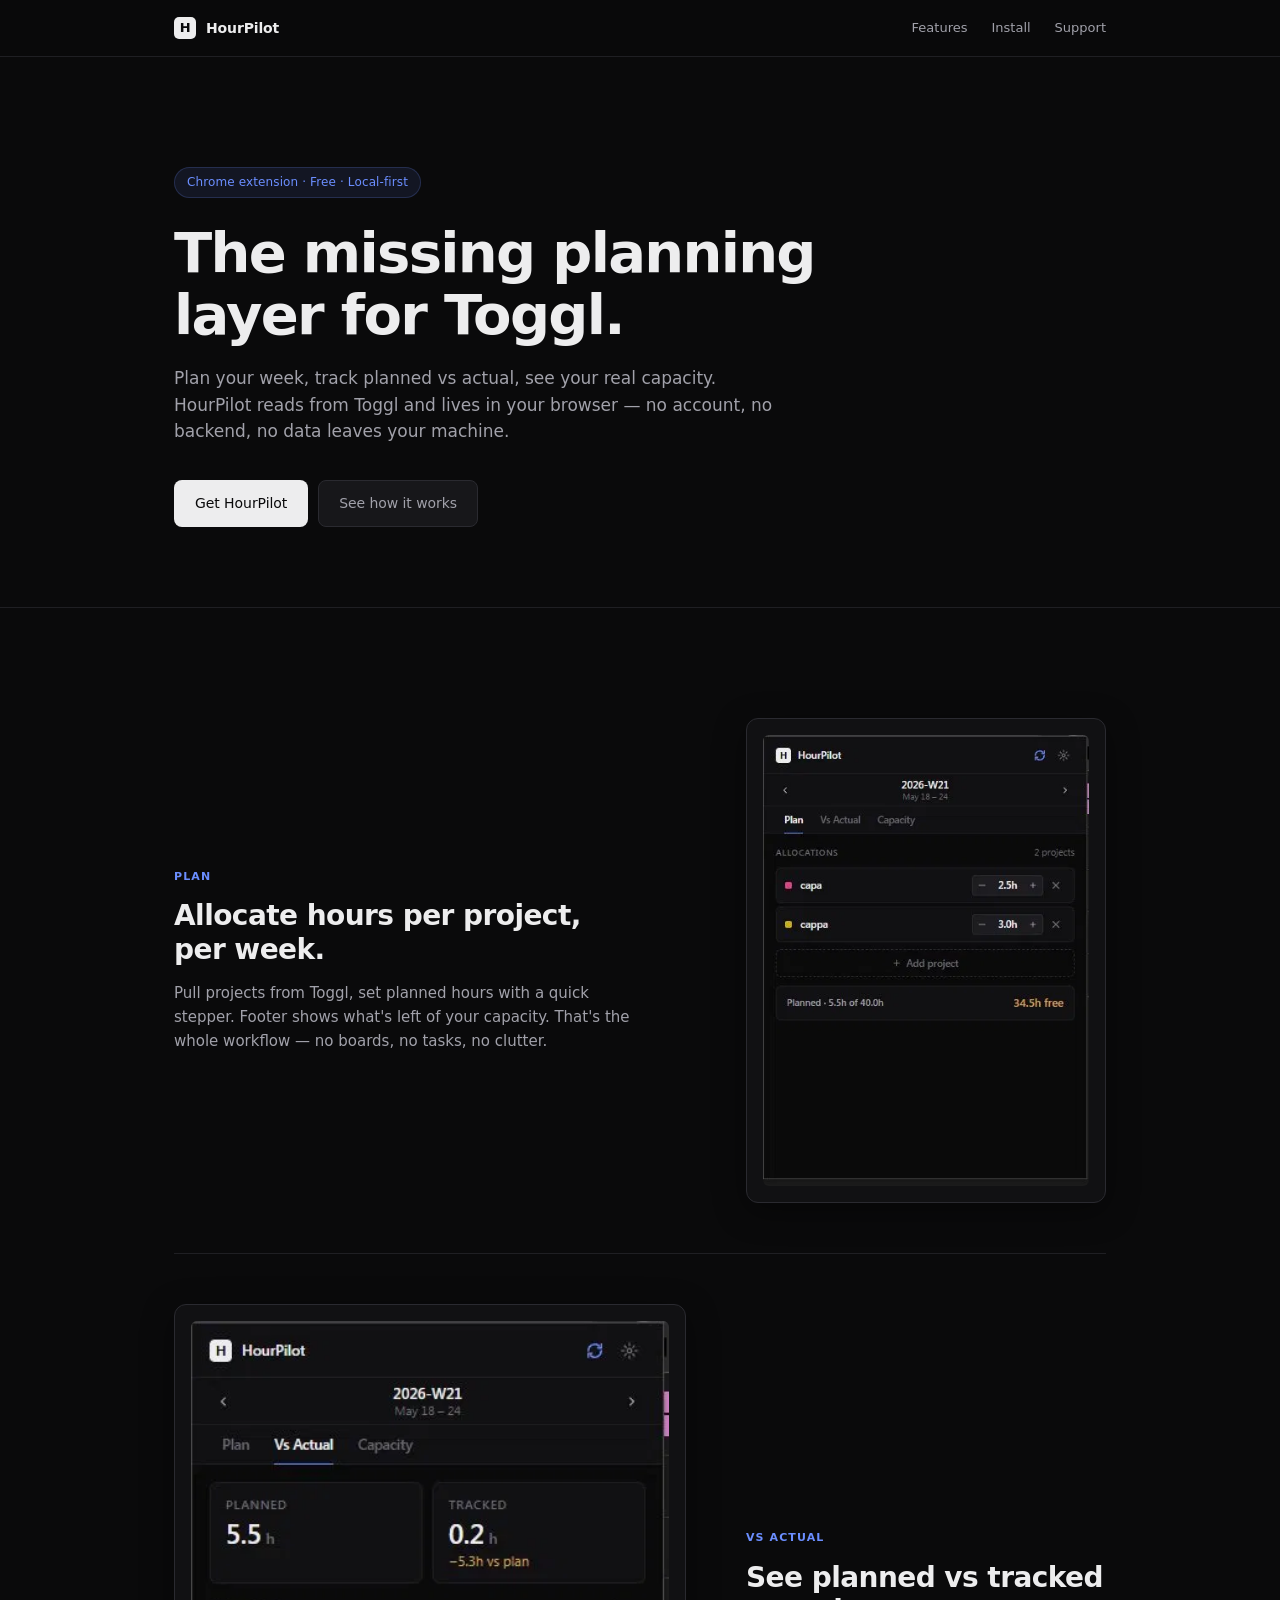
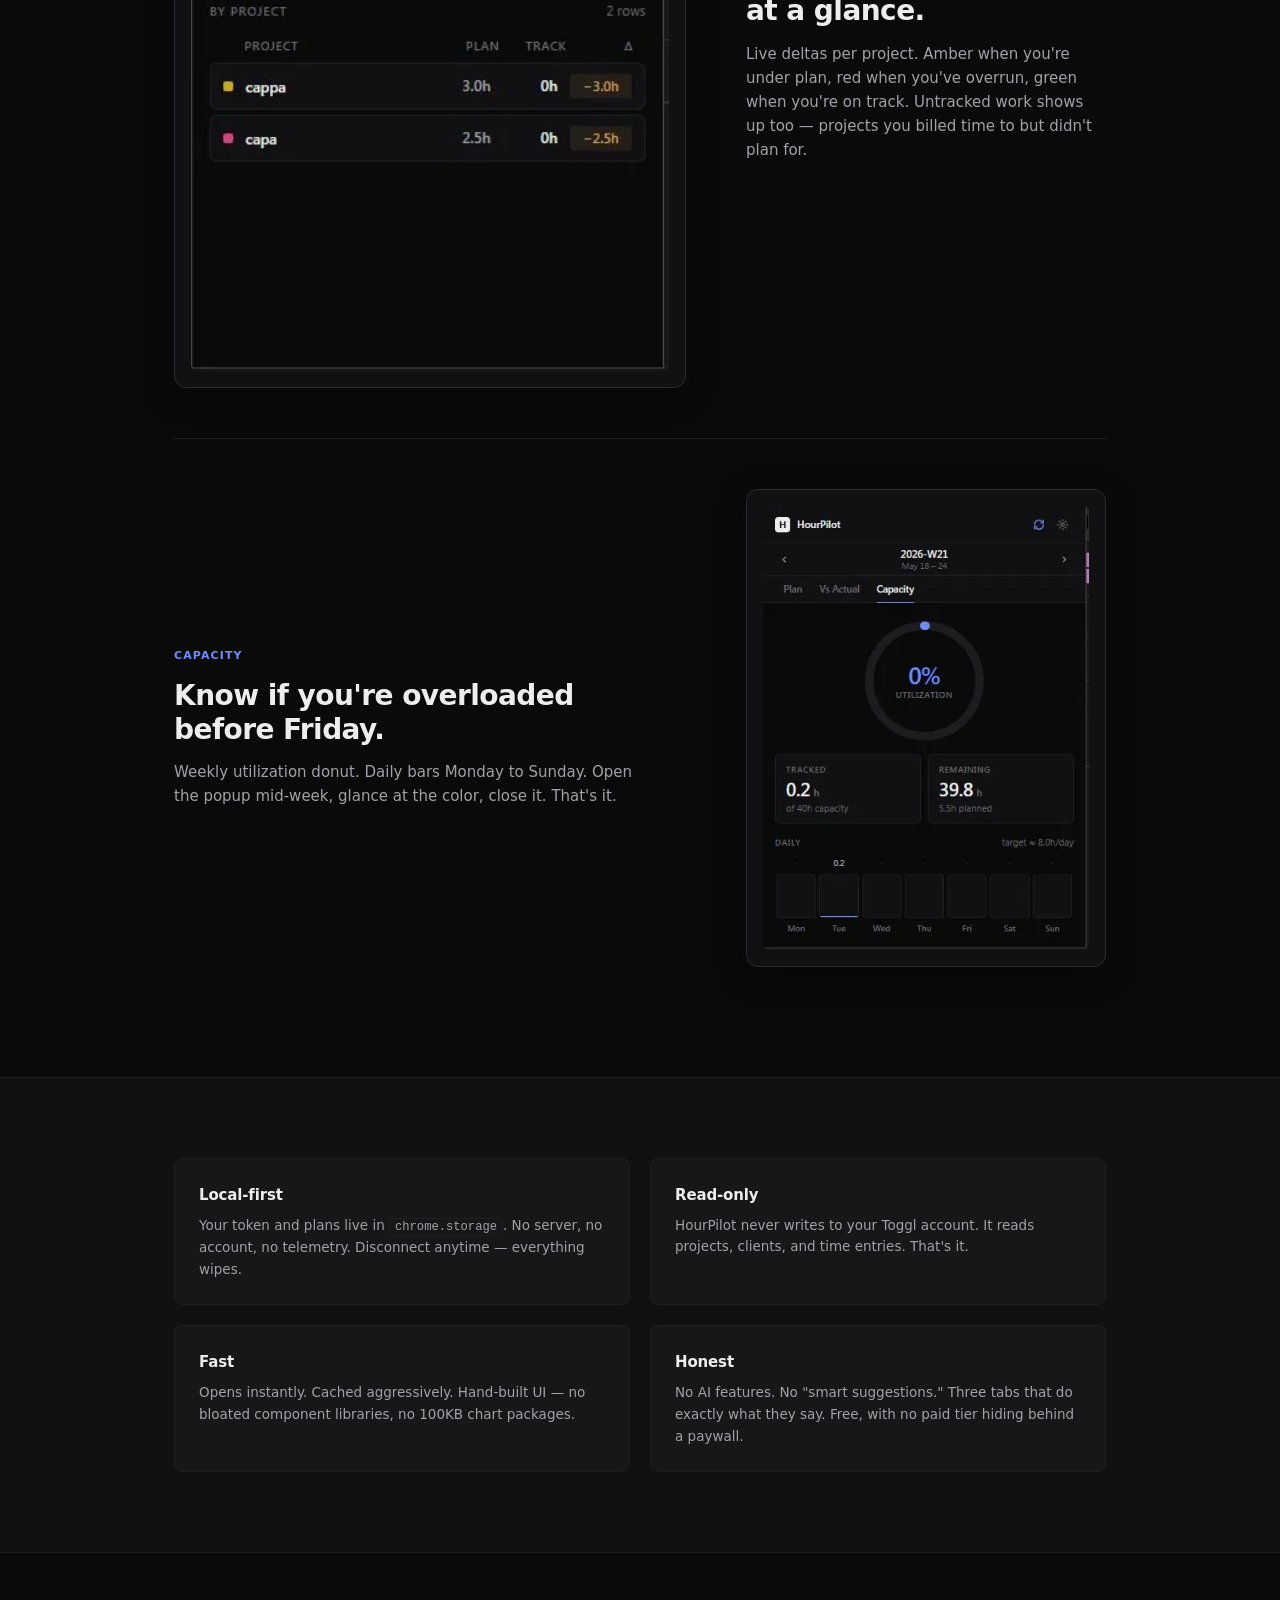
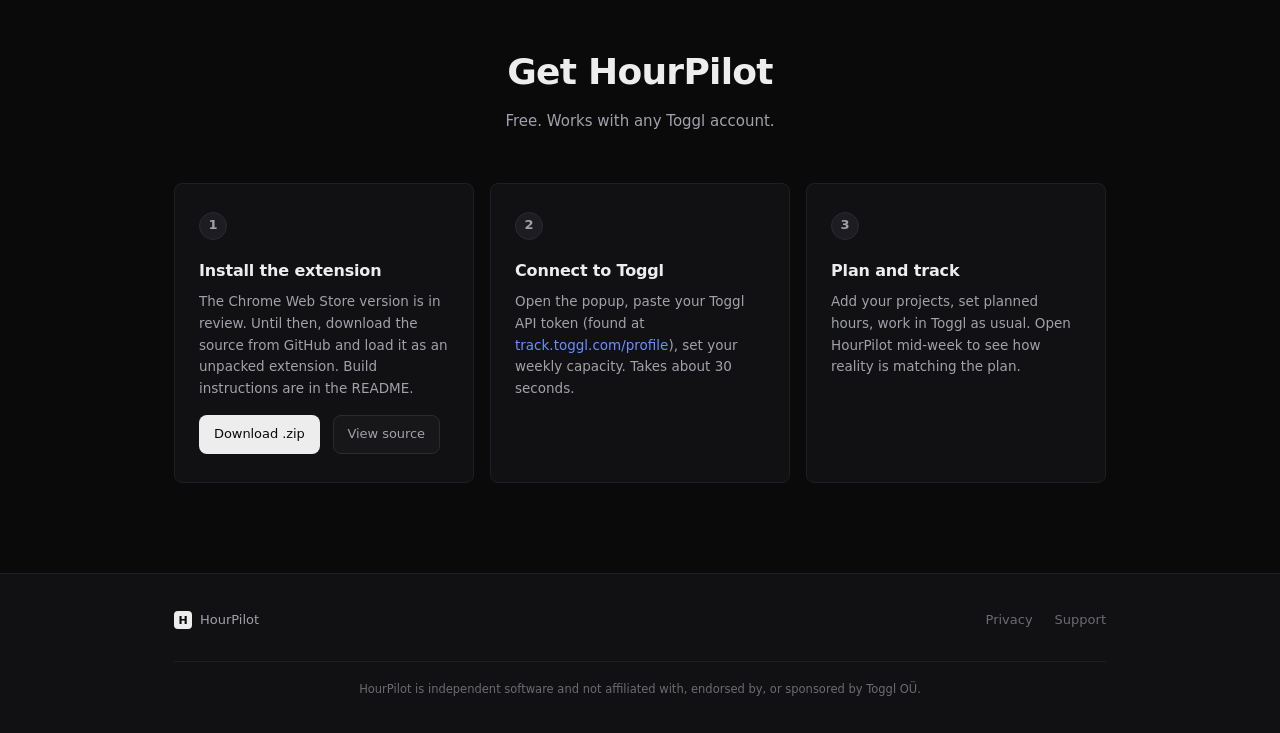
<file: index.html>
<!DOCTYPE html>
<html lang="en">
<head>
<head>
<meta charset="UTF-8" />
<meta name="viewport" content="width=device-width, initial-scale=1" />

<title>HourPilot — Free Weekly Planning Extension for Toggl Track</title>

<!-- Primary meta -->
<meta name="description" content="HourPilot is a free Chrome extension that adds weekly planning to Toggl Track. Allocate hours per project, track planned vs actual, see your real capacity. Local-first — no account, no backend." />
<meta name="keywords" content="Toggl, Toggl Track, time tracking, weekly planning, Chrome extension, capacity planning, freelancer, planned vs actual, hours allocation" />
<meta name="author" content="HourPilot" />
<meta name="robots" content="index, follow" />
<link rel="canonical" href="https://gethourpilot.com/" />

<!-- Favicon -->
<link rel="icon" type="image/png" sizes="16x16" href="/favicon-16.png" />
<link rel="icon" type="image/png" sizes="32x32" href="/favicon-32.png" />
<link rel="icon" type="image/png" sizes="128x128" href="/favicon.png" />
<link rel="shortcut icon" href="/favicon.png" />
<link rel="apple-touch-icon" href="/favicon.png" />

<!-- Open Graph (Facebook, Reddit, Slack, Discord, iMessage previews) -->
<meta property="og:type" content="website" />
<meta property="og:url" content="https://gethourpilot.com/" />
<meta property="og:title" content="HourPilot — Free Weekly Planning Extension for Toggl Track" />
<meta property="og:description" content="The missing planning layer for Toggl. Plan your week, track planned vs actual, see your real capacity. Free Chrome extension, local-first." />
<meta property="og:image" content="https://gethourpilot.com/og-image.png" />
<meta property="og:image:width" content="1200" />
<meta property="og:image:height" content="630" />
<meta property="og:site_name" content="HourPilot" />

<!-- Twitter / X -->
<meta name="twitter:card" content="summary_large_image" />
<meta name="twitter:url" content="https://gethourpilot.com/" />
<meta name="twitter:title" content="HourPilot — Free Weekly Planning Extension for Toggl Track" />
<meta name="twitter:description" content="The missing planning layer for Toggl. Free Chrome extension, local-first." />
<meta name="twitter:image" content="https://gethourpilot.com/og-image.png" />

<!-- Structured data for Google rich results -->
<script type="application/ld+json">
{
  "@context": "https://schema.org",
  "@type": "SoftwareApplication",
  "name": "HourPilot",
  "description": "A Chrome extension that adds weekly planning, planned-vs-actual tracking, and capacity visibility on top of Toggl Track.",
  "applicationCategory": "BusinessApplication",
  "operatingSystem": "Chrome, Chromium, Edge, Brave",
  "url": "https://gethourpilot.com/",
  "image": "https://gethourpilot.com/og-image.png",
  "offers": {
    "@type": "Offer",
    "price": "0",
    "priceCurrency": "USD"
  },
  "publisher": {
    "@type": "Organization",
    "name": "HourPilot",
    "email": "hourpilot.support@gmail.com",
    "url": "https://gethourpilot.com/"
  }
}
</script>

<link rel="stylesheet" href="style.css" />
</head>
</head>
<body>

<header class="nav">
  <div class="container nav-inner">
    <div class="brand">
      <div class="brand-mark">H</div>
      <span class="brand-name">HourPilot</span>
    </div>
    <nav class="nav-links">
      <a href="#features">Features</a>
      <a href="#install">Install</a>
      <a href="mailto:hourpilot.support@gmail.com">Support</a>
    </nav>
  </div>
</header>

<main>

<section class="hero">
  <div class="container">
    <div class="hero-tag">Chrome extension · Free · Local-first</div>
    <h1>The missing planning layer for Toggl.</h1>
    <p class="hero-sub">Plan your week, track planned vs actual, see your real capacity. HourPilot reads from Toggl and lives in your browser — no account, no backend, no data leaves your machine.</p>
    <div class="hero-actions">
      <a href="#install" class="btn btn-primary">Get HourPilot</a>
      <a href="#features" class="btn btn-ghost">See how it works</a>
    </div>
  </div>
</section>

<section id="features" class="features">
  <div class="container">

    <div class="feature">
      <div class="feature-text">
        <div class="feature-label">Plan</div>
        <h2>Allocate hours per project, per week.</h2>
        <p>Pull projects from Toggl, set planned hours with a quick stepper. Footer shows what's left of your capacity. That's the whole workflow — no boards, no tasks, no clutter.</p>
      </div>
      <div class="feature-shot">
        <img src="screen-plan.png" alt="HourPilot Plan tab showing project allocations" loading="lazy" />
      </div>
    </div>

    <div class="feature feature-reverse">
      <div class="feature-text">
        <div class="feature-label">Vs Actual</div>
        <h2>See planned vs tracked at a glance.</h2>
        <p>Live deltas per project. Amber when you're under plan, red when you've overrun, green when you're on track. Untracked work shows up too — projects you billed time to but didn't plan for.</p>
      </div>
      <div class="feature-shot">
        <img src="screen-actual.png" alt="HourPilot Vs Actual tab showing planned vs tracked hours with delta badges" loading="lazy" />
      </div>
    </div>

    <div class="feature">
      <div class="feature-text">
        <div class="feature-label">Capacity</div>
        <h2>Know if you're overloaded before Friday.</h2>
        <p>Weekly utilization donut. Daily bars Monday to Sunday. Open the popup mid-week, glance at the color, close it. That's it.</p>
      </div>
      <div class="feature-shot">
        <img src="screen-capacity.png" alt="HourPilot Capacity tab showing weekly utilization donut and daily bars" loading="lazy" />
      </div>
    </div>

  </div>
</section>

<section class="values">
  <div class="container">
    <div class="value-grid">
      <div class="value">
        <h3>Local-first</h3>
        <p>Your token and plans live in <code>chrome.storage</code>. No server, no account, no telemetry. Disconnect anytime — everything wipes.</p>
      </div>
      <div class="value">
        <h3>Read-only</h3>
        <p>HourPilot never writes to your Toggl account. It reads projects, clients, and time entries. That's it.</p>
      </div>
      <div class="value">
        <h3>Fast</h3>
        <p>Opens instantly. Cached aggressively. Hand-built UI — no bloated component libraries, no 100KB chart packages.</p>
      </div>
      <div class="value">
        <h3>Honest</h3>
        <p>No AI features. No "smart suggestions." Three tabs that do exactly what they say. Free, with no paid tier hiding behind a paywall.</p>
      </div>
    </div>
  </div>
</section>

<section id="install" class="install">
  <div class="container">
    <h2>Get HourPilot</h2>
    <p class="install-sub">Free. Works with any Toggl account.</p>

    <div class="install-cards">
      <div class="install-card">
        <div class="install-step">1</div>
        <h3>Install the extension</h3>
        <p>The Chrome Web Store version is in review. Until then, download the source from GitHub and load it as an unpacked extension. Build instructions are in the README.</p>
       <a href="https://github.com/hourpilotsupport-source/hourpilot-extension/releases/latest/download/dist.zip" class="btn btn-primary">Download .zip</a>
<a href="https://github.com/hourpilotsupport-source/hourpilot-extension" class="btn btn-ghost" target="_blank" rel="noopener" style="margin-left: 8px;">View source</a>
      </div>

      <div class="install-card">
        <div class="install-step">2</div>
        <h3>Connect to Toggl</h3>
        <p>Open the popup, paste your Toggl API token (found at <a href="https://track.toggl.com/profile" target="_blank" rel="noopener">track.toggl.com/profile</a>), set your weekly capacity. Takes about 30 seconds.</p>
      </div>

      <div class="install-card">
        <div class="install-step">3</div>
        <h3>Plan and track</h3>
        <p>Add your projects, set planned hours, work in Toggl as usual. Open HourPilot mid-week to see how reality is matching the plan.</p>
      </div>
    </div>
  </div>
</section>

</main>

<footer class="footer">
  <div class="container footer-inner">
    <div class="footer-brand">
      <div class="brand-mark small">H</div>
      <span>HourPilot</span>
    </div>
    <nav class="footer-links">
      <a href="privacy.html">Privacy</a>
      <a href="mailto:hourpilot.support@gmail.com">Support</a>
    </nav>
    <div class="footer-note">
      HourPilot is independent software and not affiliated with, endorsed by, or sponsored by Toggl OÜ.
    </div>
  </div>
</footer>

</body>
</html>
</file>
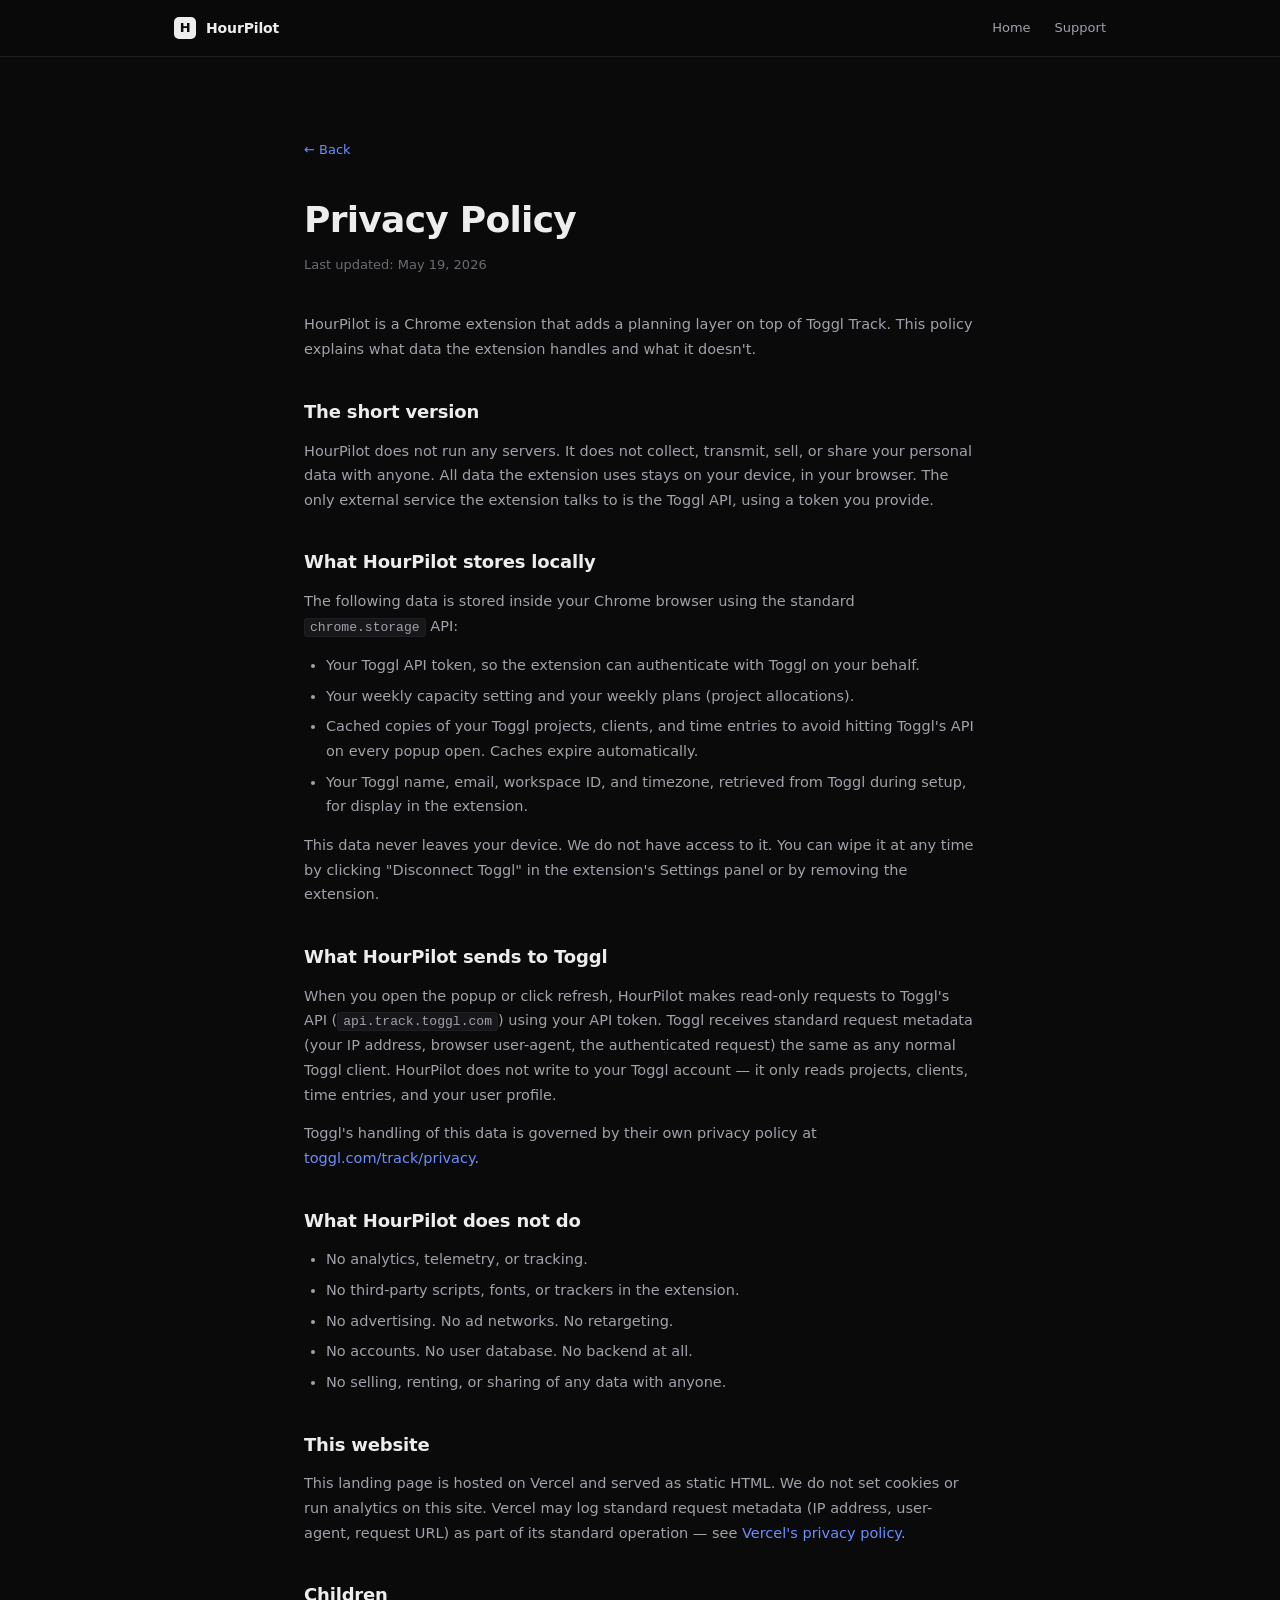
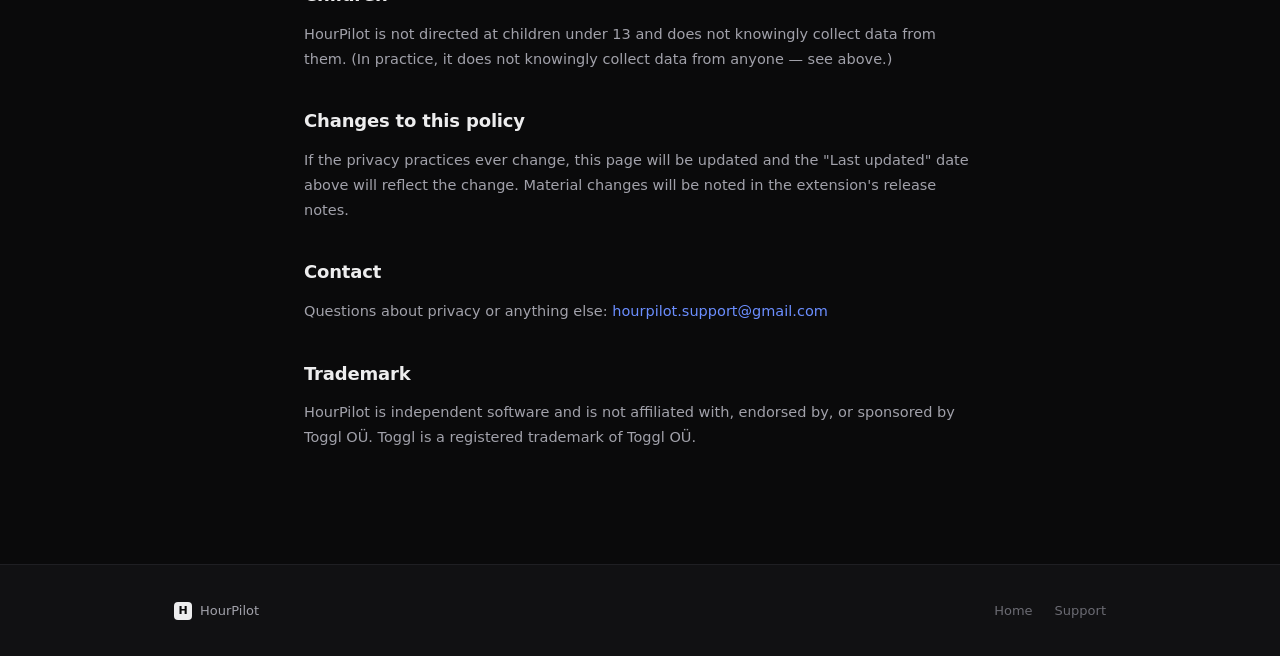
<file: privacy.html>
<!DOCTYPE html>
<html lang="en">
<head>
<link rel="canonical" href="https://gethourpilot.com/privacy.html" />
<meta charset="UTF-8" />
<meta name="viewport" content="width=device-width, initial-scale=1" />
<title>Privacy Policy — HourPilot</title>
<link rel="stylesheet" href="style.css" />
</head>
<body>

<header class="nav">
  <div class="container nav-inner">
    <div class="brand">
      <div class="brand-mark">H</div>
      <span class="brand-name">HourPilot</span>
    </div>
    <nav class="nav-links">
      <a href="index.html">Home</a>
      <a href="mailto:hourpilot.support@gmail.com">Support</a>
    </nav>
  </div>
</header>

<main class="legal">

<a href="index.html" class="legal-back">← Back</a>

<h1>Privacy Policy</h1>
<p class="legal-date">Last updated: May 19, 2026</p>

<p>HourPilot is a Chrome extension that adds a planning layer on top of Toggl Track. This policy explains what data the extension handles and what it doesn't.</p>

<h2>The short version</h2>
<p>HourPilot does not run any servers. It does not collect, transmit, sell, or share your personal data with anyone. All data the extension uses stays on your device, in your browser. The only external service the extension talks to is the Toggl API, using a token you provide.</p>

<h2>What HourPilot stores locally</h2>
<p>The following data is stored inside your Chrome browser using the standard <code>chrome.storage</code> API:</p>
<ul>
  <li>Your Toggl API token, so the extension can authenticate with Toggl on your behalf.</li>
  <li>Your weekly capacity setting and your weekly plans (project allocations).</li>
  <li>Cached copies of your Toggl projects, clients, and time entries to avoid hitting Toggl's API on every popup open. Caches expire automatically.</li>
  <li>Your Toggl name, email, workspace ID, and timezone, retrieved from Toggl during setup, for display in the extension.</li>
</ul>
<p>This data never leaves your device. We do not have access to it. You can wipe it at any time by clicking "Disconnect Toggl" in the extension's Settings panel or by removing the extension.</p>

<h2>What HourPilot sends to Toggl</h2>
<p>When you open the popup or click refresh, HourPilot makes read-only requests to Toggl's API (<code>api.track.toggl.com</code>) using your API token. Toggl receives standard request metadata (your IP address, browser user-agent, the authenticated request) the same as any normal Toggl client. HourPilot does not write to your Toggl account — it only reads projects, clients, time entries, and your user profile.</p>
<p>Toggl's handling of this data is governed by their own privacy policy at <a href="https://toggl.com/track/privacy/" target="_blank" rel="noopener">toggl.com/track/privacy</a>.</p>

<h2>What HourPilot does not do</h2>
<ul>
  <li>No analytics, telemetry, or tracking.</li>
  <li>No third-party scripts, fonts, or trackers in the extension.</li>
  <li>No advertising. No ad networks. No retargeting.</li>
  <li>No accounts. No user database. No backend at all.</li>
  <li>No selling, renting, or sharing of any data with anyone.</li>
</ul>

<h2>This website</h2>
<p>This landing page is hosted on Vercel and served as static HTML. We do not set cookies or run analytics on this site. Vercel may log standard request metadata (IP address, user-agent, request URL) as part of its standard operation — see <a href="https://vercel.com/legal/privacy-policy" target="_blank" rel="noopener">Vercel's privacy policy</a>.</p>

<h2>Children</h2>
<p>HourPilot is not directed at children under 13 and does not knowingly collect data from them. (In practice, it does not knowingly collect data from anyone — see above.)</p>

<h2>Changes to this policy</h2>
<p>If the privacy practices ever change, this page will be updated and the "Last updated" date above will reflect the change. Material changes will be noted in the extension's release notes.</p>

<h2>Contact</h2>
<p>Questions about privacy or anything else: <a href="mailto:hourpilot.support@gmail.com">hourpilot.support@gmail.com</a></p>

<h2>Trademark</h2>
<p>HourPilot is independent software and is not affiliated with, endorsed by, or sponsored by Toggl OÜ. Toggl is a registered trademark of Toggl OÜ.</p>

</main>

<footer class="footer">
  <div class="container footer-inner">
    <div class="footer-brand">
      <div class="brand-mark small">H</div>
      <span>HourPilot</span>
    </div>
    <nav class="footer-links">
      <a href="index.html">Home</a>
      <a href="mailto:hourpilot.support@gmail.com">Support</a>
    </nav>
  </div>
</footer>

</body>
</html>
</file>
<file: style.css>
:root {
  --bg-0: #0a0a0b;
  --bg-1: #111113;
  --bg-2: #17171a;
  --bg-3: #1d1d21;
  --border-subtle: #1f1f23;
  --border-soft: #2a2a30;
  --border-strong: #36363d;
  --text-primary: #ededee;
  --text-secondary: #a1a1aa;
  --text-tertiary: #6b6b73;
  --accent-blue: #6b8eff;
  --accent-blue-bright: #93aaff;
  --tint-blue: rgba(107, 142, 255, 0.10);
  --font-sans: 'Inter', -apple-system, BlinkMacSystemFont, 'Segoe UI', system-ui, sans-serif;
  --font-mono: 'JetBrains Mono', ui-monospace, 'SF Mono', Menlo, monospace;
  --radius-sm: 6px;
  --radius-md: 8px;
  --radius-lg: 12px;
  --ease: cubic-bezier(0.16, 1, 0.3, 1);
}

* { box-sizing: border-box; margin: 0; padding: 0; }

html { scroll-behavior: smooth; }

body {
  background: var(--bg-0);
  color: var(--text-primary);
  font-family: var(--font-sans);
  font-size: 15px;
  line-height: 1.6;
  -webkit-font-smoothing: antialiased;
  text-rendering: optimizeLegibility;
}

a { color: var(--accent-blue); text-decoration: none; }
a:hover { color: var(--accent-blue-bright); }

img { max-width: 100%; display: block; }

code {
  font-family: var(--font-mono);
  font-size: 0.9em;
  background: var(--bg-2);
  padding: 1px 5px;
  border-radius: 3px;
  border: 1px solid var(--border-subtle);
  color: var(--text-secondary);
}

.container {
  max-width: 980px;
  margin: 0 auto;
  padding: 0 24px;
}

/* === NAV === */
.nav {
  position: sticky;
  top: 0;
  z-index: 10;
  background: rgba(10, 10, 11, 0.85);
  backdrop-filter: blur(12px);
  -webkit-backdrop-filter: blur(12px);
  border-bottom: 1px solid var(--border-subtle);
}
.nav-inner {
  display: flex;
  align-items: center;
  justify-content: space-between;
  height: 56px;
}
.brand {
  display: flex;
  align-items: center;
  gap: 10px;
}
.brand-mark {
  width: 22px;
  height: 22px;
  border-radius: 5px;
  background: var(--text-primary);
  color: var(--bg-0);
  display: flex;
  align-items: center;
  justify-content: center;
  font-size: 13px;
  font-weight: 700;
  letter-spacing: -0.02em;
}
.brand-mark.small {
  width: 18px;
  height: 18px;
  font-size: 11px;
  border-radius: 4px;
}
.brand-name {
  font-size: 14px;
  font-weight: 600;
  letter-spacing: -0.01em;
}
.nav-links {
  display: flex;
  gap: 24px;
}
.nav-links a {
  font-size: 13px;
  color: var(--text-secondary);
  font-weight: 500;
}
.nav-links a:hover { color: var(--text-primary); }

/* === HERO === */
.hero {
  padding: 110px 0 80px;
  text-align: left;
}
.hero-tag {
  display: inline-block;
  font-size: 12px;
  font-weight: 500;
  color: var(--accent-blue);
  background: var(--tint-blue);
  padding: 5px 12px;
  border-radius: 999px;
  border: 1px solid rgba(107, 142, 255, 0.2);
  margin-bottom: 24px;
  letter-spacing: 0.01em;
}
.hero h1 {
  font-size: clamp(36px, 6vw, 56px);
  font-weight: 600;
  line-height: 1.1;
  letter-spacing: -0.03em;
  margin-bottom: 20px;
  max-width: 760px;
}
.hero-sub {
  font-size: 17px;
  color: var(--text-secondary);
  max-width: 620px;
  margin-bottom: 36px;
  line-height: 1.55;
}
.hero-actions {
  display: flex;
  gap: 10px;
  flex-wrap: wrap;
}

/* === BUTTONS === */
.btn {
  display: inline-flex;
  align-items: center;
  justify-content: center;
  padding: 11px 20px;
  border-radius: var(--radius-md);
  font-size: 14px;
  font-weight: 500;
  letter-spacing: -0.005em;
  transition: background 140ms var(--ease), color 140ms var(--ease), border-color 140ms var(--ease), transform 140ms var(--ease);
  cursor: pointer;
  border: 1px solid transparent;
}
.btn-primary {
  background: var(--text-primary);
  color: var(--bg-0);
}
.btn-primary:hover {
  background: #fff;
  color: var(--bg-0);
}
.btn-ghost {
  background: var(--bg-2);
  color: var(--text-secondary);
  border-color: var(--border-soft);
}
.btn-ghost:hover {
  background: var(--bg-3);
  color: var(--text-primary);
  border-color: var(--border-strong);
}

/* === FEATURES === */
.features {
  padding: 60px 0;
  border-top: 1px solid var(--border-subtle);
}
.feature {
  display: grid;
  grid-template-columns: 1fr 360px;
  gap: 60px;
  align-items: center;
  padding: 50px 0;
  border-bottom: 1px solid var(--border-subtle);
}
.feature:last-child { border-bottom: none; }
.feature-reverse .feature-text { order: 2; }
.feature-reverse .feature-shot { order: 1; }
.feature-label {
  font-size: 11px;
  font-weight: 600;
  text-transform: uppercase;
  letter-spacing: 0.1em;
  color: var(--accent-blue);
  margin-bottom: 14px;
}
.feature h2 {
  font-size: 28px;
  font-weight: 600;
  letter-spacing: -0.02em;
  line-height: 1.2;
  margin-bottom: 14px;
  max-width: 460px;
}
.feature p {
  color: var(--text-secondary);
  font-size: 15px;
  line-height: 1.6;
  max-width: 480px;
}
.feature-shot {
  background: var(--bg-1);
  border: 1px solid var(--border-soft);
  border-radius: var(--radius-lg);
  padding: 16px;
  box-shadow: 0 8px 32px rgba(0, 0, 0, 0.4);
}
.feature-shot img {
  border-radius: 6px;
  width: 100%;
  height: auto;
}

/* === VALUES === */
.values {
  padding: 80px 0;
  border-top: 1px solid var(--border-subtle);
  background: var(--bg-1);
}
.value-grid {
  display: grid;
  grid-template-columns: repeat(2, 1fr);
  gap: 20px;
}
.value {
  background: var(--bg-2);
  border: 1px solid var(--border-subtle);
  border-radius: var(--radius-md);
  padding: 24px;
}
.value h3 {
  font-size: 15px;
  font-weight: 600;
  letter-spacing: -0.01em;
  margin-bottom: 8px;
}
.value p {
  color: var(--text-secondary);
  font-size: 13.5px;
  line-height: 1.6;
}

/* === INSTALL === */
.install {
  padding: 90px 0;
  border-top: 1px solid var(--border-subtle);
}
.install h2 {
  font-size: 36px;
  font-weight: 600;
  letter-spacing: -0.02em;
  margin-bottom: 8px;
  text-align: center;
}
.install-sub {
  text-align: center;
  color: var(--text-secondary);
  margin-bottom: 50px;
}
.install-cards {
  display: grid;
  grid-template-columns: repeat(3, 1fr);
  gap: 16px;
}
.install-card {
  background: var(--bg-1);
  border: 1px solid var(--border-subtle);
  border-radius: var(--radius-md);
  padding: 28px 24px;
  position: relative;
}
.install-step {
  width: 28px;
  height: 28px;
  border-radius: 50%;
  background: var(--bg-3);
  border: 1px solid var(--border-soft);
  color: var(--text-secondary);
  display: flex;
  align-items: center;
  justify-content: center;
  font-size: 13px;
  font-weight: 600;
  margin-bottom: 18px;
  font-variant-numeric: tabular-nums;
}
.install-card h3 {
  font-size: 16px;
  font-weight: 600;
  margin-bottom: 8px;
  letter-spacing: -0.01em;
}
.install-card p {
  color: var(--text-secondary);
  font-size: 13.5px;
  line-height: 1.6;
  margin-bottom: 16px;
}
.install-card .btn {
  padding: 8px 14px;
  font-size: 13px;
}

/* === FOOTER === */
.footer {
  border-top: 1px solid var(--border-subtle);
  padding: 36px 0;
  background: var(--bg-1);
}
.footer-inner {
  display: flex;
  align-items: center;
  flex-wrap: wrap;
  gap: 20px;
  justify-content: space-between;
}
.footer-brand {
  display: flex;
  align-items: center;
  gap: 8px;
  color: var(--text-secondary);
  font-size: 13px;
  font-weight: 500;
}
.footer-links {
  display: flex;
  gap: 22px;
}
.footer-links a {
  color: var(--text-tertiary);
  font-size: 13px;
}
.footer-links a:hover { color: var(--text-primary); }
.footer-note {
  width: 100%;
  text-align: center;
  font-size: 11.5px;
  color: var(--text-tertiary);
  padding-top: 18px;
  border-top: 1px solid var(--border-subtle);
  margin-top: 10px;
}

/* === PRIVACY PAGE === */
.legal {
  max-width: 720px;
  margin: 0 auto;
  padding: 80px 24px 100px;
}
.legal h1 {
  font-size: 36px;
  font-weight: 600;
  letter-spacing: -0.02em;
  margin-bottom: 6px;
}
.legal .legal-date {
  color: var(--text-tertiary);
  font-size: 13px;
  margin-bottom: 36px;
}
.legal h2 {
  font-size: 18px;
  font-weight: 600;
  letter-spacing: -0.01em;
  margin-top: 36px;
  margin-bottom: 12px;
}
.legal p, .legal ul {
  color: var(--text-secondary);
  font-size: 14.5px;
  line-height: 1.7;
  margin-bottom: 14px;
}
.legal ul { padding-left: 22px; }
.legal li { margin-bottom: 6px; }
.legal a { color: var(--accent-blue); }
.legal-back {
  display: inline-flex;
  align-items: center;
  gap: 6px;
  font-size: 13px;
  color: var(--text-tertiary);
  margin-bottom: 30px;
}
.legal-back:hover { color: var(--text-primary); }

/* === RESPONSIVE === */
@media (max-width: 760px) {
  .feature {
    grid-template-columns: 1fr;
    gap: 28px;
    padding: 40px 0;
  }
  .feature-reverse .feature-text { order: 1; }
  .feature-reverse .feature-shot { order: 2; }
  .value-grid { grid-template-columns: 1fr; }
  .install-cards { grid-template-columns: 1fr; }
  .hero { padding: 70px 0 50px; }
  .hero h1 { font-size: 36px; }
  .hero-sub { font-size: 15px; }
  .nav-links { gap: 16px; }
  .nav-links a { font-size: 12px; }
}
</file>
